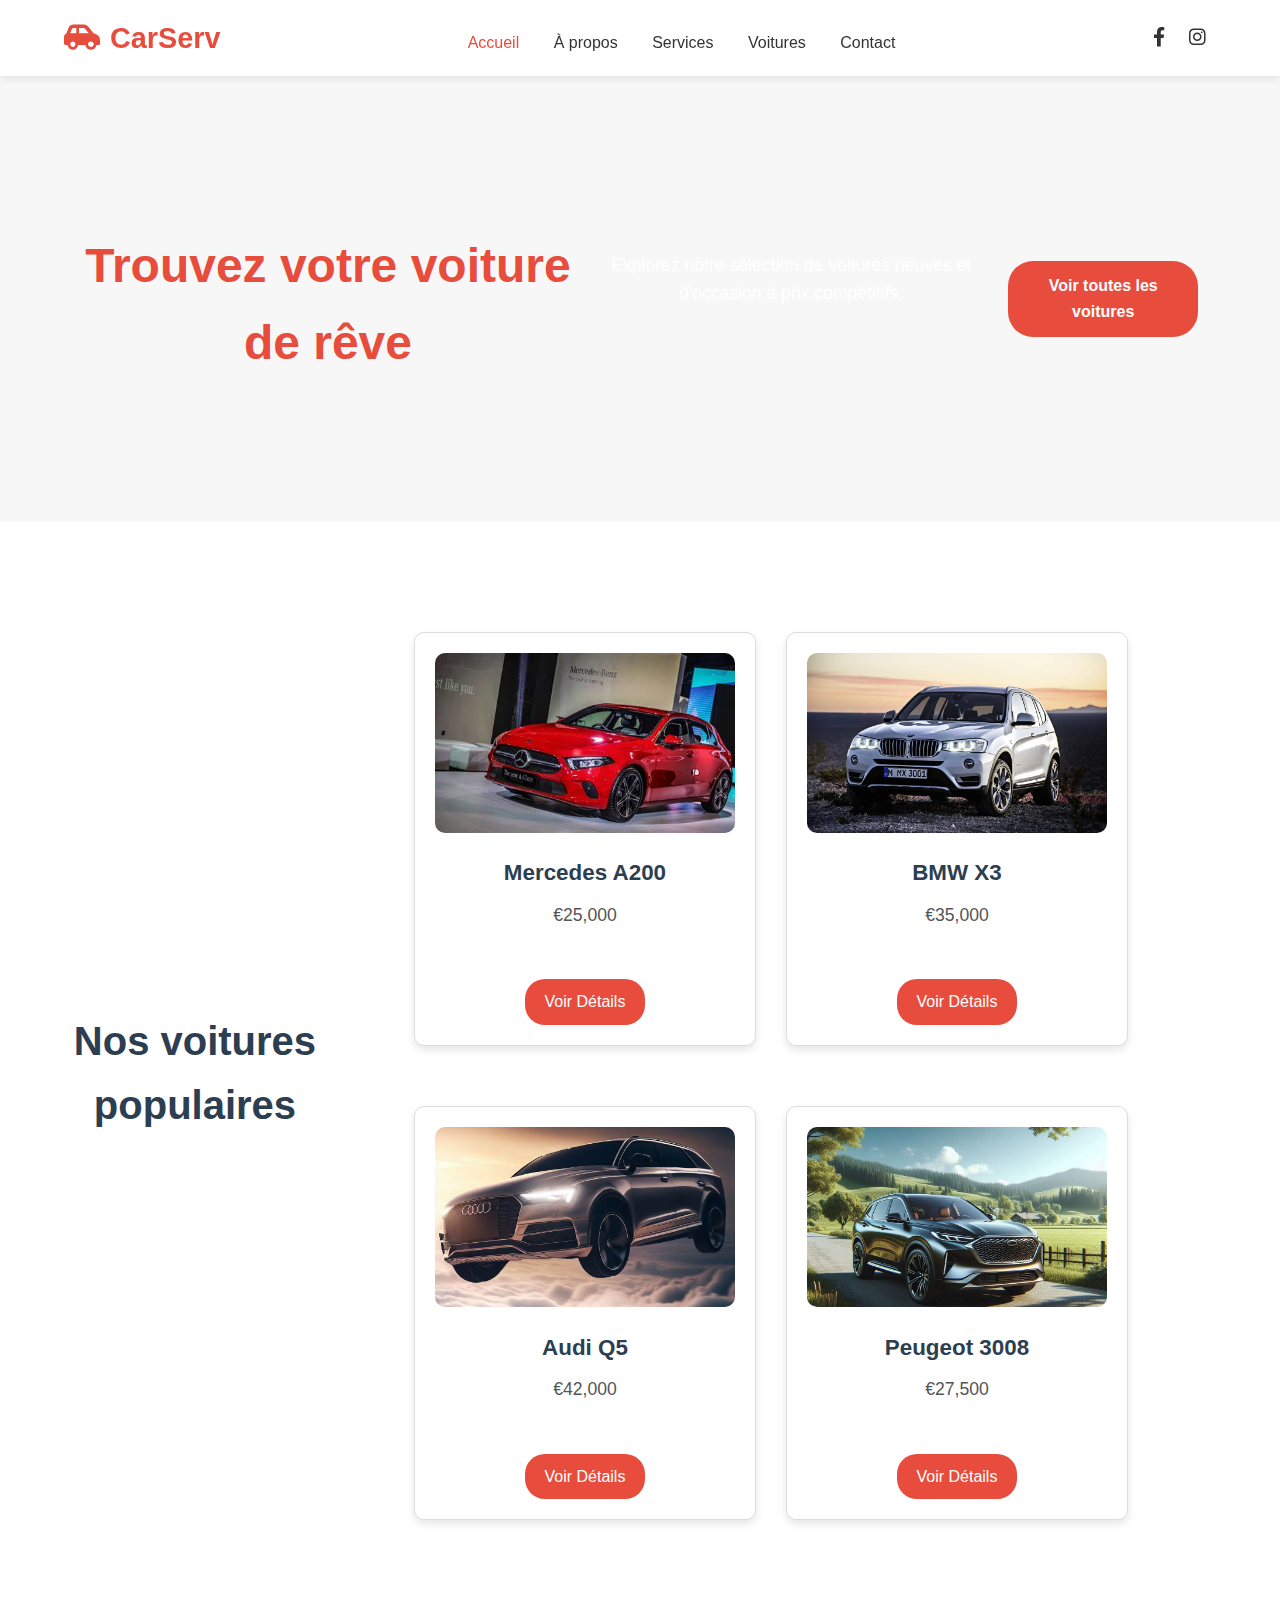
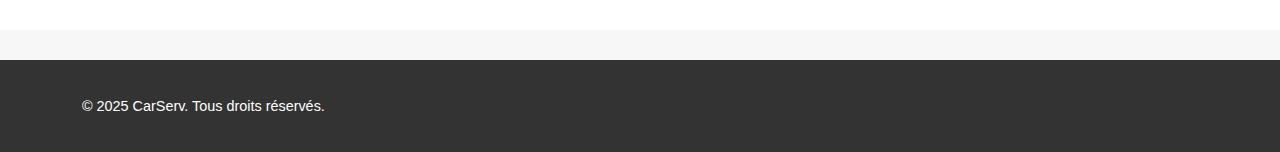
<file: index.html>
<!DOCTYPE html>
<html lang="fr">
<head>
  <meta charset="UTF-8">
  <meta name="viewport" content="width=device-width, initial-scale=1">
  <title>CarServ - Vente de Voitures</title>
  <link rel="stylesheet" href="style.css">
  <link rel="stylesheet" href="https://cdnjs.cloudflare.com/ajax/libs/font-awesome/6.0.0-beta3/css/all.min.css">
</head>
<body>

<header class="main-header">
  <div class="container header-flex">
    <div class="logo">
      <i class="fas fa-car-side"></i> CarServ
    </div>
    <nav class="navigation">
      <a href="index.html" class="active">Accueil</a>
      <a href="about.html">À propos</a>
      <a href="services.html">Services</a>
      <a href="cars.html">Voitures</a>
      <a href="contact.html">Contact</a>
    </nav>
    <div class="social-icons">
      <a href="#"><i class="fab fa-facebook-f"></i></a>
      <a href="#"><i class="fab fa-instagram"></i></a>
    </div>
  </div>
</header>


<section class="hero-banner">
  <div class="container">
    <h1 style="color: #e74c3c">Trouvez votre voiture de rêve</h1>
    <p style="color: white;">Explorez notre sélection de voitures neuves et d'occasion à prix compétitifs.</p>
    <a href="cars.html" class="btn-main">Voir toutes les voitures</a>
  </div>
</section>

<!-- CARS LIST -->
<section class="cars-section">
  <div class="container">
    <h2>Nos voitures populaires</h2>
    <div class="cars-container">

      <!-- Car 1 -->
      <div class="car-card">
        <img src="Mercedes A200.jpg" alt="Mercedes A200">
        <h3>Mercedes A200</h3>
        <p>€25,000</p>
        <a href="#" class="btn-buy">Voir Détails</a>
      </div>

      <!-- Car 2 -->
      <div class="car-card">
        <img src="BMW X3.webp" alt="BMW X3">
        <h3>BMW X3</h3>
        <p>€35,000</p>
        <a href="#" class="btn-buy">Voir Détails</a>
      </div>

      <!-- Car 3 -->
      <div class="car-card">
        <img src="Audi Q5.jpg" alt="Audi Q5">
        <h3>Audi Q5</h3>
        <p>€42,000</p>
        <a href="#" class="btn-buy">Voir Détails</a>
      </div>

      <!-- Car 4 -->
      <div class="car-card">
        <img src="Peugeot 3008.jpg" alt="Peugeot 3008">
        <h3>Peugeot 3008</h3>
        <p>€27,500</p>
        <a href="#" class="btn-buy">Voir Détails</a>
      </div>


    </div>
  </div>
</section>

<footer>
  <div class="container">
    <p>&copy; 2025 CarServ. Tous droits réservés.</p>
  </div>
</footer>

</body>
</html>
</file>
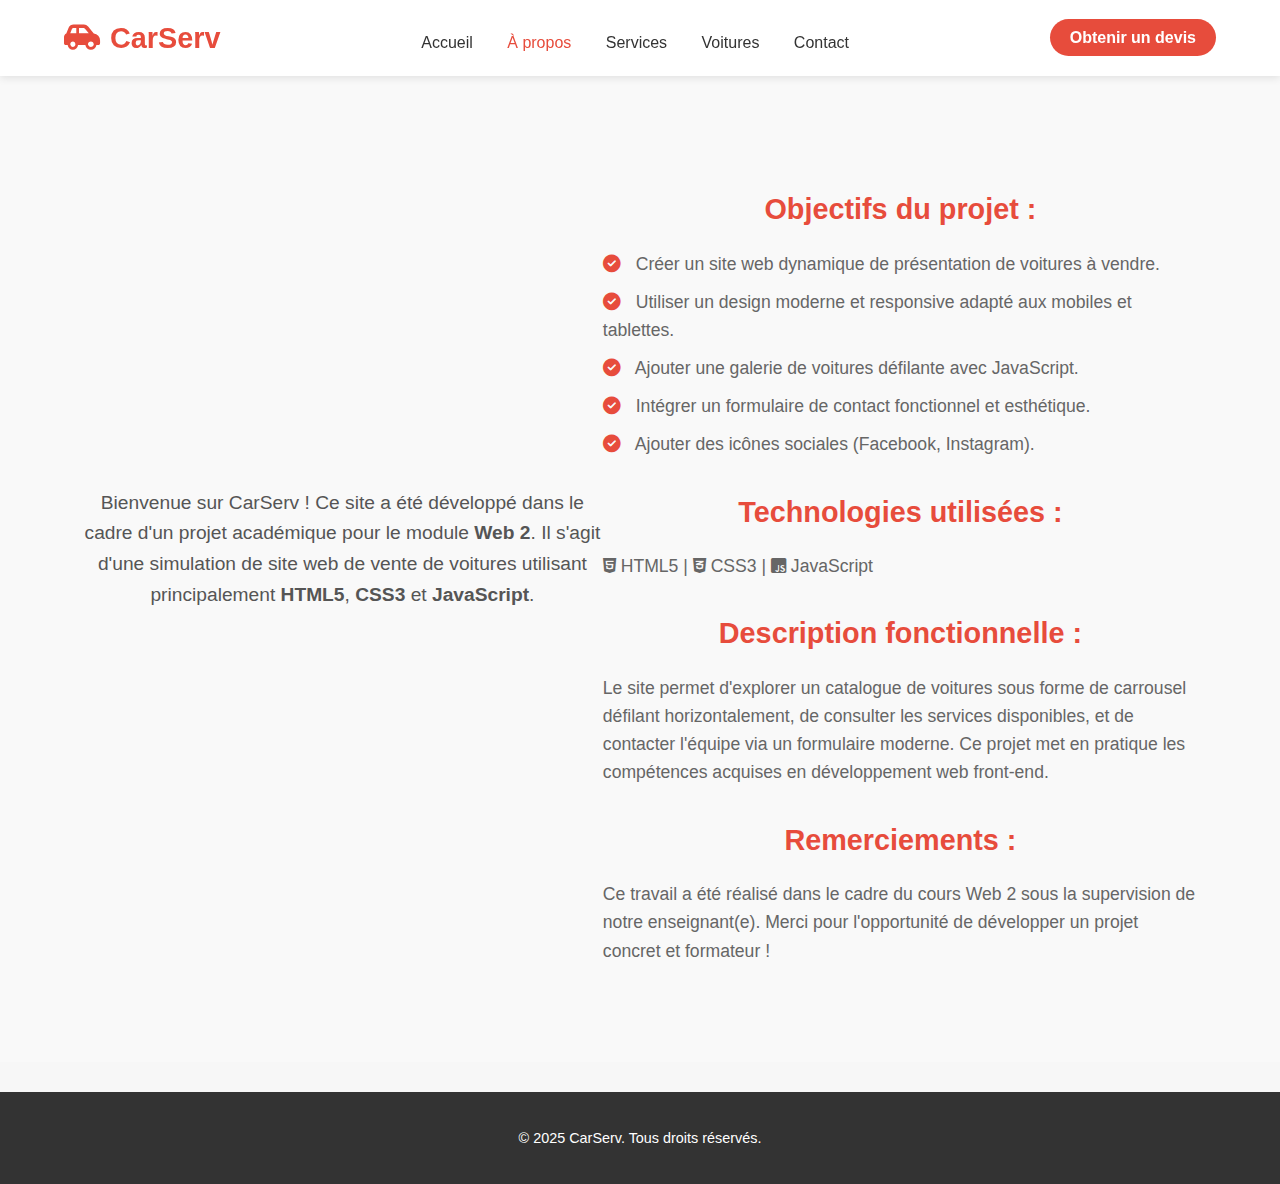
<file: about.html>
<!DOCTYPE html>
<html lang="fr">
<head>
  <meta charset="UTF-8">
  <meta name="viewport" content="width=device-width, initial-scale=1.0">
  <title>À propos - CarServ</title>
  <link rel="stylesheet" href="style.css">
  <link rel="stylesheet" href="https://cdnjs.cloudflare.com/ajax/libs/font-awesome/6.0.0-beta3/css/all.min.css">
</head>
<body>

<header class="main-header">
  <div class="container">
    <div class="logo">
      <i class="fas fa-car-side"></i> CarServ
    </div>
    <nav class="navigation">
      <a href="index.html">Accueil</a>
      <a href="about.html" class="active">À propos</a>
      <a href="services.html">Services</a>
      <a href="cars.html">Voitures</a>
      <a href="contact.html">Contact</a>
    </nav>
    <div class="quote-button">
      <a href="contact.html" class="btn-quote">Obtenir un devis</a>
    </div>
  </div>
</header>

<section class="about-section">
  <div class="container">
   
    <p class="intro-text">
      Bienvenue sur CarServ ! Ce site a été développé dans le cadre d'un projet académique pour le module <strong>Web 2</strong>. Il s'agit d'une simulation de site web de vente de voitures utilisant principalement <strong>HTML5</strong>, <strong>CSS3</strong> et <strong>JavaScript</strong>.
    </p>

    <div class="project-details">
      <h3>Objectifs du projet :</h3>
      <ul>
        <li><i class="fas fa-check-circle"></i> Créer un site web dynamique de présentation de voitures à vendre.</li>
        <li><i class="fas fa-check-circle"></i> Utiliser un design moderne et responsive adapté aux mobiles et tablettes.</li>
        <li><i class="fas fa-check-circle"></i> Ajouter une galerie de voitures défilante avec JavaScript.</li>
        <li><i class="fas fa-check-circle"></i> Intégrer un formulaire de contact fonctionnel et esthétique.</li>
        <li><i class="fas fa-check-circle"></i> Ajouter des icônes sociales (Facebook, Instagram).</li>
      </ul>

      <h3>Technologies utilisées :</h3>
      <p>
        <i class="fab fa-html5"></i> HTML5 | 
        <i class="fab fa-css3-alt"></i> CSS3 | 
        <i class="fab fa-js-square"></i> JavaScript
      </p>

      <h3>Description fonctionnelle :</h3>
      <p>
        Le site permet d'explorer un catalogue de voitures sous forme de carrousel défilant horizontalement, de consulter les services disponibles, et de contacter l'équipe via un formulaire moderne. Ce projet met en pratique les compétences acquises en développement web front-end.
      </p>

      <h3>Remerciements :</h3>
      <p>
        Ce travail a été réalisé dans le cadre du cours Web 2 sous la supervision de notre enseignant(e). Merci pour l'opportunité de développer un projet concret et formateur !
      </p>
    </div>
  </div>
</section>

<footer>
  <p>&copy; 2025 CarServ. Tous droits réservés.</p>
</footer>

</body>
</html>
</file>
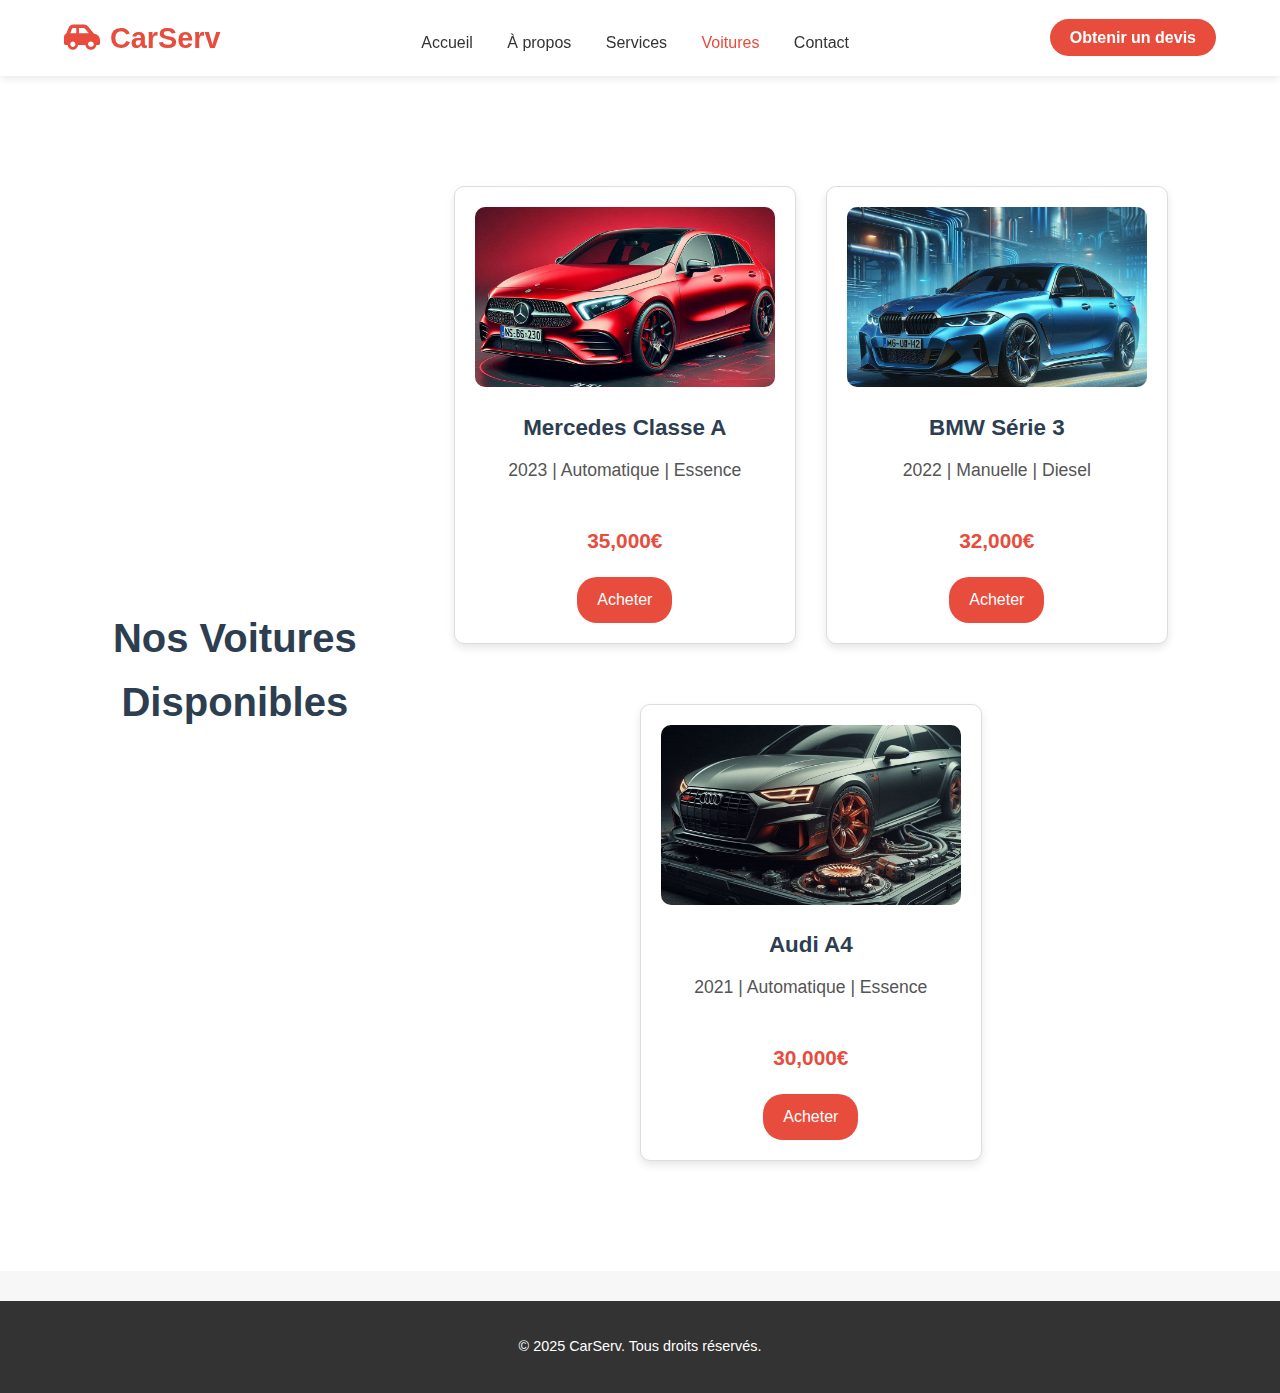
<file: cars.html>
<!DOCTYPE html>
<html lang="fr">
<head>
  <meta charset="UTF-8">
  <meta name="viewport" content="width=device-width, initial-scale=1.0">
  <title>Voitures - CarServ</title>
  <link rel="stylesheet" href="style.css">
  <link rel="stylesheet" href="https://cdnjs.cloudflare.com/ajax/libs/font-awesome/6.0.0-beta3/css/all.min.css">
</head>
<body>

<header class="main-header">
  <div class="container">
    <div class="logo">
      <i class="fas fa-car-side"></i> CarServ
    </div>
    <nav class="navigation">
      <a href="index.html">Accueil</a>
      <a href="about.html">À propos</a>
      <a href="services.html">Services</a>
      <a href="cars.html" class="active">Voitures</a>
      <a href="contact.html">Contact</a>
    </nav>
    <div class="quote-button">
      <a href="contact.html" class="btn-quote">Obtenir un devis</a>
    </div>
  </div>
</header>

<section class="cars-section">
  <div class="container">
    <h2>Nos Voitures Disponibles</h2>
    <div class="cars-container">
      
      <div class="car-card">
        <img src="Mercedes Classe A.jpg" alt="Voiture 1">
        <h3>Mercedes Classe A</h3>
        <p>2023 | Automatique | Essence</p>
        <p class="price">35,000€</p>
        <a href="#" class="btn-buy">Acheter</a>
      </div>

      <div class="car-card">
        <img src="BMW Série 3.jpg" alt="Voiture 2">
        <h3>BMW Série 3</h3>
        <p>2022 | Manuelle | Diesel</p>
        <p class="price">32,000€</p>
        <a href="#" class="btn-buy">Acheter</a>
      </div>

      <div class="car-card">
        <img src="Audi A4.jpg" alt="Voiture 3">
        <h3>Audi A4</h3>
        <p>2021 | Automatique | Essence</p>
        <p class="price">30,000€</p>
        <a href="#" class="btn-buy">Acheter</a>
      </div>

    </div>
  </div>
</section>

<footer>
  <p>&copy; 2025 CarServ. Tous droits réservés.</p>
</footer>
<div id="tax-modal" class="modal hidden">
  <div class="modal-content">
    <span id="close-modal">&times;</span>
    <h2>Détails de l'Achat</h2>
    <p id="modal-price"></p>
    <p id="modal-tax"></p>
    <p id="modal-total"></p>
  </div>
</div>
<script>
  const buyButtons = document.querySelectorAll('.btn-buy');
  const modal = document.getElementById('tax-modal');
  const closeModal = document.getElementById('close-modal');
  const priceEl = document.getElementById('modal-price');
  const taxEl = document.getElementById('modal-tax');
  const totalEl = document.getElementById('modal-total');

  buyButtons.forEach(button => {
    button.addEventListener('click', function(event) {
      event.preventDefault();
      
      const carCard = button.parentElement;
      const priceText = carCard.querySelector('.price').textContent;
      const price = parseFloat(priceText.replace('€', '').replace(',', ''));

      const tax = price * 0.20;
      const totalPrice = price + tax;

      // Fill modal content
      priceEl.textContent = `Prix initial : ${price.toLocaleString()}€`;
      taxEl.textContent = `Taxe (20%) : ${tax.toLocaleString()}€`;
      totalEl.textContent = `Prix total TTC : ${totalPrice.toLocaleString()}€`;

      // Show modal
      modal.classList.remove('hidden');
    });
  });

  // Close modal when clicking X
  closeModal.addEventListener('click', () => {
    modal.classList.add('hidden');
  });

  // Close modal when clicking outside content
  window.addEventListener('click', (e) => {
    if (e.target == modal) {
      modal.classList.add('hidden');
    }
  });
</script>


</body>
</html>
</file>
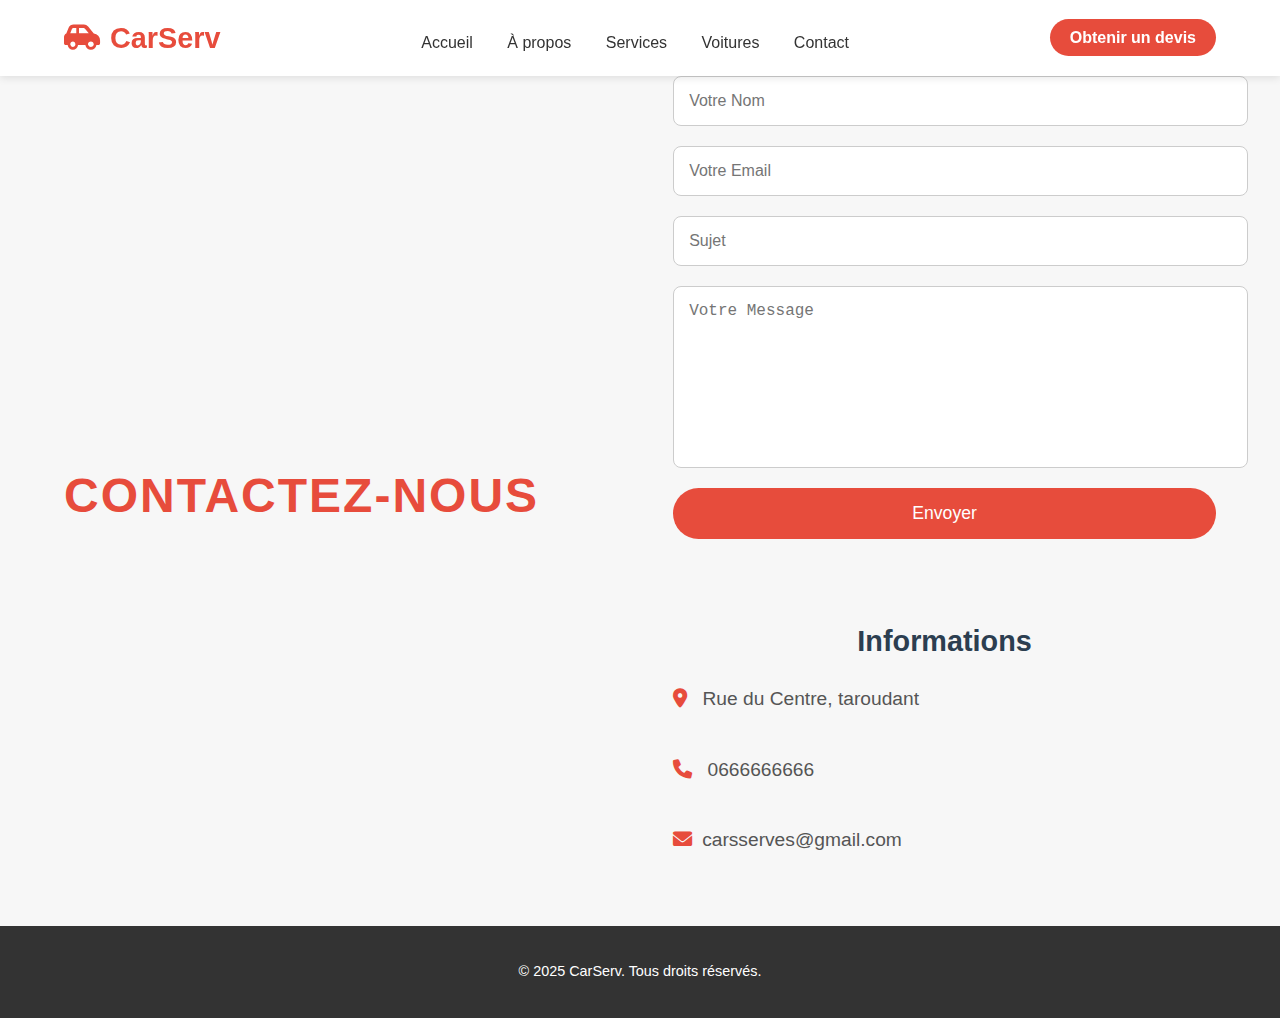
<file: contact.html>
<!DOCTYPE html>
<html lang="fr">
<head>
  <meta charset="UTF-8">
  <meta name="viewport" content="width=device-width, initial-scale=1.0">
  <title>Contactez-nous</title>
  <link rel="stylesheet" href="style.css">
  <link rel="stylesheet" href="https://cdnjs.cloudflare.com/ajax/libs/font-awesome/6.0.0-beta3/css/all.min.css">
</head>
<body>

<header class="main-header">
  <div class="container">
    <div class="logo">
      <i class="fas fa-car-side"></i> CarServ
    </div>
    <nav class="navigation">
      <a href="index.html">Accueil</a>
      <a href="about.html">À propos</a>
      <a href="services.html">Services</a>
      <a href="cars.html">Voitures</a>
      <a href="contact.html">Contact</a>
    </nav>
    <div class="quote-button">
      <a href="contact.html" class="btn-quote">Obtenir un devis</a>
    </div>
  </div>
</header>

<section class="contact-section">
  <div class="container">
    <h2>Contactez-Nous</h2>
    

    <div class="contact-wrapper">
      <form action="#" class="contact-form">
        <input type="text" placeholder="Votre Nom" required>
        <input type="email" placeholder="Votre Email" required>
        <input type="text" placeholder="Sujet" required>
        <textarea placeholder="Votre Message" required></textarea>
        <button type="submit">Envoyer</button>
      </form>

      <div class="contact-info">
        <h3>Informations</h3>
        <p><i class="fas fa-map-marker-alt"></i>  Rue du Centre, taroudant</p>
        <p><i class="fas fa-phone"></i> 0666666666</p>
        <p><i class="fas fa-envelope"></i>carsserves@gmail.com </p>
      </div>
    </div>
  </div>
</section>

<footer>
    <p>&copy; 2025 CarServ. Tous droits réservés.</p>
</footer>

</body>
</html>
</file>
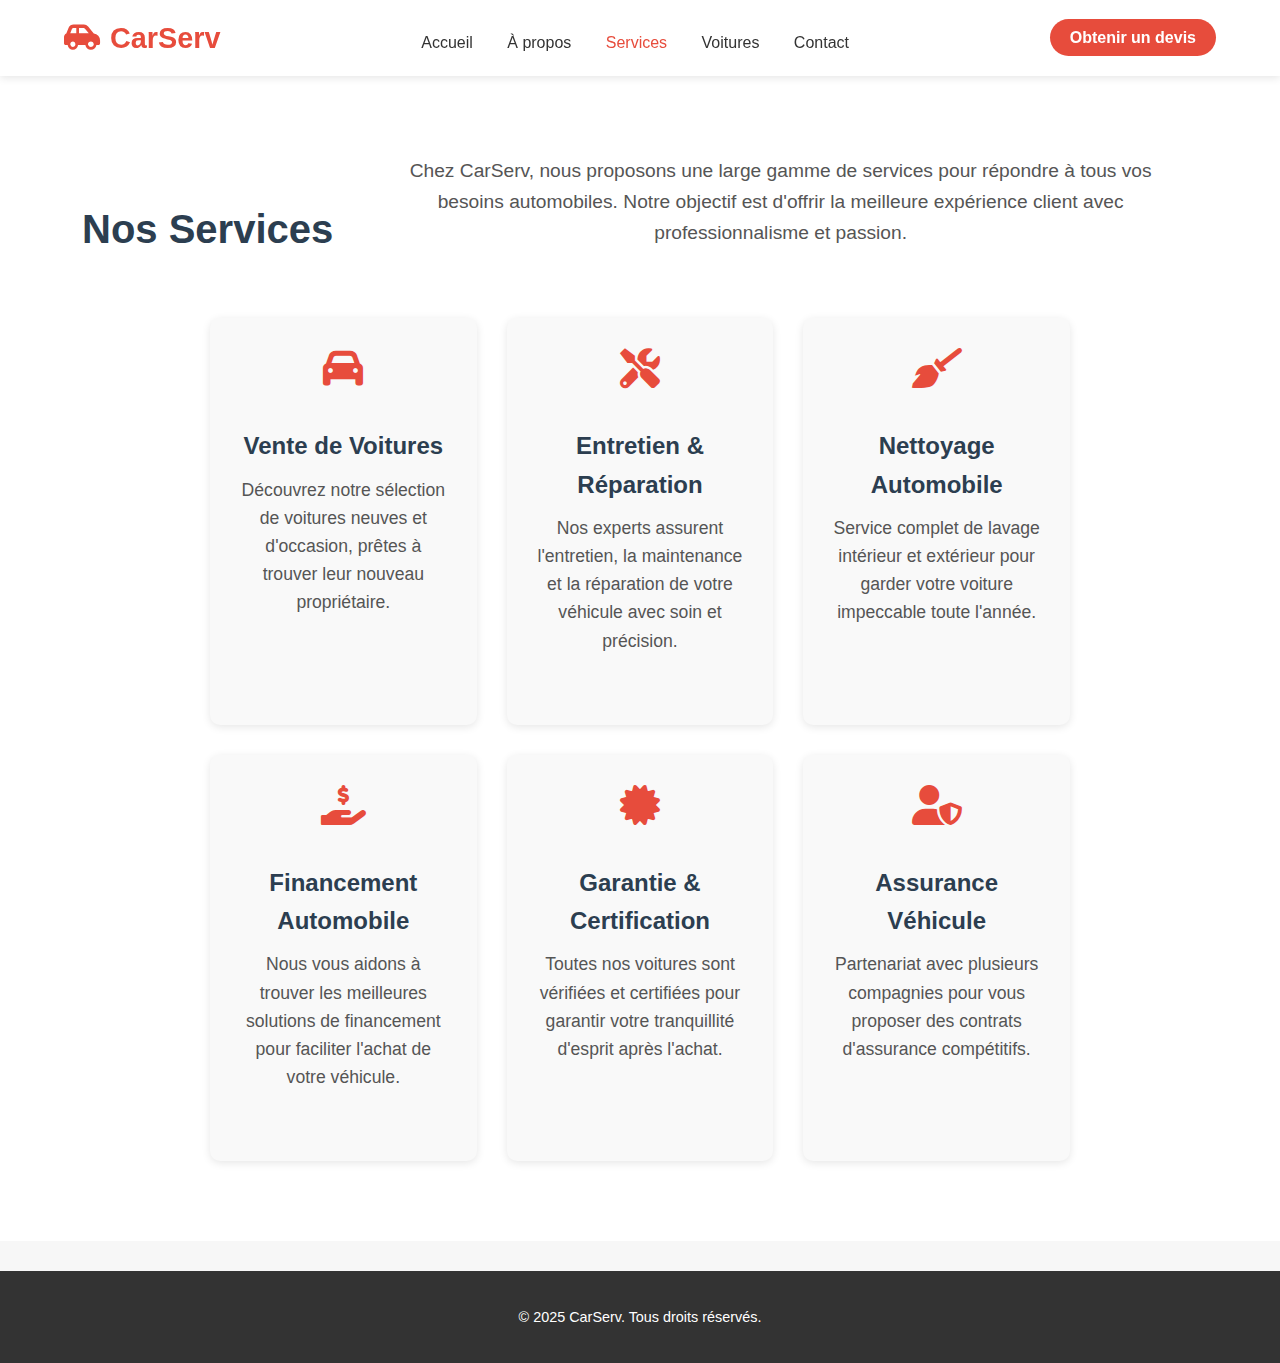
<file: services.html>
<!DOCTYPE html>
<html lang="fr">
<head>
  <meta charset="UTF-8">
  <meta name="viewport" content="width=device-width, initial-scale=1.0">
  <title>Services - CarServ</title>
  <link rel="stylesheet" href="style.css">
  <link rel="stylesheet" href="https://cdnjs.cloudflare.com/ajax/libs/font-awesome/6.0.0-beta3/css/all.min.css">
</head>
<body>

<header class="main-header">
  <div class="container">
    <div class="logo">
      <i class="fas fa-car-side"></i> CarServ
    </div>
    <nav class="navigation">
      <a href="index.html">Accueil</a>
      <a href="about.html">À propos</a>
      <a href="services.html" class="active">Services</a>
      <a href="cars.html">Voitures</a>
      <a href="contact.html">Contact</a>
    </nav>
    <div class="quote-button">
      <a href="contact.html" class="btn-quote">Obtenir un devis</a>
    </div>
  </div>
</header>

<section class="services-section">
  <div class="container">
    <h2>Nos Services</h2>
    <p class="intro-text">
      Chez CarServ, nous proposons une large gamme de services pour répondre à tous vos besoins automobiles. Notre objectif est d'offrir la meilleure expérience client avec professionnalisme et passion.
    </p>

    <div class="services-grid">
      <div class="service-item">
        <i class="fas fa-car"></i>
        <h3>Vente de Voitures</h3>
        <p>Découvrez notre sélection de voitures neuves et d'occasion, prêtes à trouver leur nouveau propriétaire.</p>
      </div>

      <div class="service-item">
        <i class="fas fa-tools"></i>
        <h3>Entretien & Réparation</h3>
        <p>Nos experts assurent l'entretien, la maintenance et la réparation de votre véhicule avec soin et précision.</p>
      </div>

      <div class="service-item">
        <i class="fas fa-broom"></i>
        <h3>Nettoyage Automobile</h3>
        <p>Service complet de lavage intérieur et extérieur pour garder votre voiture impeccable toute l'année.</p>
      </div>

      <div class="service-item">
        <i class="fas fa-hand-holding-usd"></i>
        <h3>Financement Automobile</h3>
        <p>Nous vous aidons à trouver les meilleures solutions de financement pour faciliter l'achat de votre véhicule.</p>
      </div>

      <div class="service-item">
        <i class="fas fa-certificate"></i>
        <h3>Garantie & Certification</h3>
        <p>Toutes nos voitures sont vérifiées et certifiées pour garantir votre tranquillité d'esprit après l'achat.</p>
      </div>

      <div class="service-item">
        <i class="fas fa-user-shield"></i>
        <h3>Assurance Véhicule</h3>
        <p>Partenariat avec plusieurs compagnies pour vous proposer des contrats d'assurance compétitifs.</p>
      </div>
    </div>

  </div>
</section>

<footer>
  <p>&copy; 2025 CarServ. Tous droits réservés.</p>
</footer>

</body>
</html>
</file>
<file: style.css>
body {
    font-family: 'Poppins', sans-serif;
    background: #f1f3f6;
    color: #333;
    line-height: 1.6;
}


header {
    background: #2c3e50;
    color: white;
    padding: 20px 0;
    text-align: center;
}

header h1 {
    font-size: 2.5rem;
    margin-bottom: 10px;
}

nav {
    margin-top: 10px;
}

nav a {
    color: #ddd;
    margin: 0 15px;
    text-decoration: none;
    font-weight: 500;
    transition: color 0.3s;
}

nav a:hover {
    color: #00a8ff;
}


.hero {
    background: url('https://images.unsplash.com/photo-1619021297590-19624ff2d2c4?auto=format&fit=crop&w=1200&q=80') no-repeat center center/cover;
    color: white;
    text-align: center;
    padding: 120px 20px;
    position: relative;
}

.hero::after {
    content: "";
    position: absolute;
    top: 0; left: 0; right: 0; bottom: 0;
    background: rgba(0,0,0,0.5);
}

.hero h2 {
    font-size: 3rem;
    margin-bottom: 20px;
}

.hero p {
    font-size: 1.3rem;
}


.cars-container {
    padding: 50px 20px;
    background: #fff;
}
.contact-section .cars-container {
    display: flex;
    flex-wrap: wrap;
    justify-content: center;
    gap: 30px;
}

.cars {
    display: flex;
    overflow-x: auto;
    gap: 30px;
    padding-bottom: 20px;
    scroll-snap-type: x mandatory;
}

.car {
    flex-shrink: 0;
    width: 300px;
    border-radius: 12px;
    overflow: hidden;
    box-shadow: 0 6px 20px rgba(0,0,0,0.1);
    transition: transform 0.3s;
    scroll-snap-align: start;
}

.car:hover {
    transform: translateY(-10px);
}

.car img {
    width: 100%;
    height: 200px;
    object-fit: cover;
}

.car h3 {
    font-size: 1.5rem;
    margin: 15px 0 5px;
    color: #2c3e50;
}

.car p {
    font-size: 1.2rem;
    margin-bottom: 15px;
}

.car button {
    background: #00a8ff;
    color: white;
    border: none;
    padding: 12px 25px;
    border-radius: 6px;
    font-size: 1rem;
    cursor: pointer;
    transition: background 0.3s;
}

.car button:hover {
    background: #007acc;
}


.social-media {
    text-align: center;
    padding: 40px 20px;
    background: #2c3e50;
    color: white;
}

.social-media h3 {
    font-size: 1.8rem;
    margin-bottom: 20px;
}

.social-icons a {
    margin: 0 10px;
    font-size: 2rem;
    color: white;
    transition: color 0.3s, transform 0.3s;
}

.social-icons a:hover {
    color: #00a8ff;
    transform: scale(1.2);
}

footer {
    background: #2c3e50;
    color: white;
    text-align: center;
    padding: 20px;
    margin-top: 50px;
    font-size: 0.9rem;
}
footer a {
    color: #00a8ff;
    text-decoration: none;
    transition: color 0.3s;
}

.main-header {
    background: white;
    padding: 20px 0;
    box-shadow: 0 2px 10px rgba(0,0,0,0.1);
    position: sticky;
    top: 0;
    z-index: 999;
}

.container {
    max-width: 1200px;
    margin: 0 auto;
    padding: 0 30px;
    display: flex;
    justify-content: space-between;
    align-items: center;
}

.logo {
    font-size: 1.8rem;
    font-weight: bold;
    color: #e74c3c;
    display: flex;
    align-items: center;
}

.logo i {
    margin-right: 10px;
}

.navigation a {
    margin: 0 15px;
    color: #333;
    font-weight: 500;
    text-decoration: none;
    transition: color 0.3s;
}

.navigation a:hover {
    color: #e74c3c;
}

.quote-button .btn-quote {
    background-color: #e74c3c;
    color: white;
    padding: 10px 20px;
    border-radius: 30px;
    font-weight: bold;
    text-decoration: none;
    transition: background 0.3s;
}

.quote-button .btn-quote:hover {
    background-color: #c0392b;
}
.contact-section h1 {
    font-size: 3rem;
    color: #2c3e50;
    margin-bottom: 50px;
    animation: fadeInDown 1s ease-out;
}


.contact-section h2 {
    font-size: 2.5rem;
    margin-bottom: 10px;
    color: #502c2c;
}

.contact-section p {
    margin-bottom: 40px;
    color: #555;
}

.contact-wrapper {
    display: flex;
    flex-wrap: wrap;
    justify-content: center;
    gap: 50px;
}

.contact-form {
    flex: 1 1 300px;
    display: flex;
    flex-direction: column;
    gap: 20px;
}

.contact-form input,
.contact-form textarea {
    width: 100%;
    padding: 15px;
    border-radius: 8px;
    border: 1px solid #ccc;
    font-size: 1rem;
}

.contact-form textarea {
    height: 150px;
    resize: none;
}

.contact-form button {
    background: #e74c3c;
    color: white;
    padding: 15px;
    border: none;
    font-size: 1.1rem;
    border-radius: 30px;
    cursor: pointer;
    transition: background 0.3s;
}

.contact-form button:hover {
    background: #c0392b;
}

.contact-info {
    flex: 1 1 300px;
    text-align: left;
}

.contact-info h3 {
    font-size: 1.8rem;
    margin-bottom: 20px;
}

.contact-info p {
    font-size: 1.1rem;
    margin-bottom: 15px;
    color: #555;
}

.contact-info i {
    color: #e74c3c;
    margin-right: 10px;
}

.contact-section h2 {
    font-size: 3rem;
    color: #e74c3c;
    text-transform: uppercase;
    letter-spacing: 2px;
    margin-bottom: 20px;
    animation: slideFadeIn 1s ease forwards;
}

@keyframes slideFadeIn {
    0% {
        opacity: 0;
        transform: translateY(-50px);
    }
    100% {
        opacity: 1;
        transform: translateY(0);
    }
}


.contact-section p {
    font-size: 1.2rem;
    color: #555;
    margin-bottom: 40px;
    animation: fadeIn 2s ease forwards;
}

@keyframes fadeIn {
    from {
        opacity: 0;
    }
    to {
        opacity: 1;
    }
}

.about-section {
    padding: 80px 20px;
    background: #f9f9f9;
    text-align: center;
}

.about-section h2 {
    font-size: 2.5rem;
    margin-bottom: 20px;
    color: #2c3e50;
}

.about-section .intro-text {
    font-size: 1.2rem;
    margin-bottom: 40px;
    color: #555;
}

.project-details {
    text-align: left;
    max-width: 900px;
    margin: 0 auto;
}

.project-details h3 {
    font-size: 1.8rem;
    margin-top: 30px;
    margin-bottom: 10px;
    color: #e74c3c;
}

.project-details p, .project-details ul {
    font-size: 1.1rem;
    color: #666;
}

.project-details ul {
    list-style: none;
    padding: 0;
}

.project-details ul li {
    margin: 10px 0;
}

.project-details ul li i {
    color: #e74c3c;
    margin-right: 10px;
}
.services-section {
    padding: 80px 20px;
    background: #fff;
    text-align: center;
}

.services-section h2 {
    font-size: 2.5rem;
    margin-bottom: 20px;
    color: #2c3e50;
}

.services-section .intro-text {
    font-size: 1.2rem;
    margin-bottom: 40px;
    color: #555;
}

.services-grid {
    display: grid;
    grid-template-columns: repeat(auto-fit, minmax(250px, 1fr));
    gap: 30px;
}

.service-item {
    background: #f9f9f9;
    padding: 30px;
    border-radius: 10px;
    box-shadow: 0 2px 8px rgba(0, 0, 0, 0.1);
    transition: transform 0.3s ease;
}

.service-item:hover {
    transform: translateY(-5px);
}

.service-item i {
    font-size: 40px;
    color: #e74c3c;
    margin-bottom: 15px;
}
.services-section .container {
    display: flex;
    flex-wrap: wrap;
    justify-content: center;
    gap: 30px;
}

.service-item h3 {
    font-size: 1.5rem;
    margin-bottom: 10px;
    color: #2c3e50;
}

.service-item p {
    font-size: 1rem;
    color: #666;
}
.cars-section {
    padding: 80px 20px;
    background: #f9f9f9;
    text-align: center;
}

.cars-section h2 {
    font-size: 2.5rem;
    margin-bottom: 30px;
    color: #2c3e50;
}

.cars-container {
    display: flex;
    overflow-x: auto;
    gap: 20px;
    padding-bottom: 20px;
}

.car-card {
    min-width: 300px;
    background: #fff;
    border-radius: 10px;
    box-shadow: 0 2px 8px rgba(0,0,0,0.1);
    padding: 15px;
    text-align: center;
    transition: transform 0.3s;
}

.car-card img {
    width: 100%;
    height: auto;
    border-radius: 10px;
}

.car-card h3 {
    font-size: 1.4rem;
    margin: 10px 0;
    color: #2c3e50;
}

.car-card p {
    font-size: 1rem;
    color: #555;
}

.car-card .price {
    font-size: 1.3rem;
    font-weight: bold;
    color: #e74c3c;
    margin: 10px 0;
}

.btn-buy {
    display: inline-block;
    background-color: #e74c3c;
    color: #fff;
    padding: 10px 20px;
    border-radius: 5px;
    margin-top: 10px;
    text-decoration: none;
    transition: background-color 0.3s;
}

.btn-buy:hover {
    background-color: #c0392b;
}
body {
    font-family: 'Poppins', sans-serif;
    margin: 0;
    padding: 0;
    background: #f7f7f7;
    color: #333;
}

.container {
    width: 90%;
    margin: 0 auto;
}

.main-header {
    background: #fff;
    box-shadow: 0 2px 8px rgba(0,0,0,0.1);
    padding: 15px 0;
}

.header-flex {
    display: flex;
    justify-content: space-between;
    align-items: center;
}

.logo {
    font-size: 1.8rem;
    color: #e74c3c;
    font-weight: bold;
}

.navigation a {
    margin: 0 15px;
    color: #333;
    text-decoration: none;
    font-weight: 500;
}

.navigation .active {
    color: #e74c3c;
}

.social-icons a {
    color: #333;
    margin-left: 10px;
    font-size: 1.2rem;
}

.hero-banner {
    background: url('https://images.unsplash.com/photo-1503376780353-7e6692767b70?ixlib=rb-4.0.3&auto=format&fit=crop&w=1500&q=80') no-repeat center center/cover;
    padding: 120px 20px;
    text-align: center;
    color: #fff;
}

.hero-banner h1 {
    font-size: 3rem;
    margin-bottom: 20px;
}

.hero-banner p {
    font-size: 1.2rem;
    margin-bottom: 30px;
}

.btn-main {
    background: #e74c3c;
    color: #fff;
    padding: 12px 30px;
    text-decoration: none;
    border-radius: 25px;
    font-weight: bold;
}

.cars-section {
    padding: 60px 0;
    background: #fff;
}

.cars-section h2 {
    text-align: center;
    font-size: 2.5rem;
    margin-bottom: 40px;
}

.cars-grid {
    display: grid;
    grid-template-columns: repeat(auto-fill, minmax(250px, 1fr));
    gap: 30px;
}

.car-card {
    background: #fafafa;
    border-radius: 10px;
    overflow: hidden;
    box-shadow: 0 2px 8px rgba(0,0,0,0.1);
    text-align: center;
    padding: 20px;
}

.car-card img {
    width: 100%;
    height: 180px;
    object-fit: cover;
}

.car-card h3 {
    margin: 15px 0 10px;
}

.car-card p {
    font-size: 1.1rem;
    color: #e74c3c;
}

.btn-buy {
    display: inline-block;
    margin-top: 10px;
    padding: 10px 20px;
    background: #e74c3c;
    color: #fff;
    text-decoration: none;
    border-radius: 20px;
}

footer {
    text-align: center;
    padding: 20px;
    background: #333;
    color: #fff;
    margin-top: 30px;
}
h1, h2, h3 {
    text-align: center;
    margin-bottom: 20px;
    font-weight: bold;
    color: #2c3e50; 
}


.intro-text, .hero-banner p, .services-section p, .cars-section p {
    text-align: center;
    max-width: 800px;
    margin: 0 auto 40px auto;
    font-size: 1.1rem;
    color: #555;
}.cars-container {
    display: flex;
    flex-wrap: wrap;
    justify-content: center;
    gap: 30px;
  }
  
  .car-card {
    flex: 0 0 calc(33.333% - 20px); /* كل سيارة تأخذ ثلث عرض السطر مع مسافة */
    background: #fff;
    border: 1px solid #ddd;
    border-radius: 10px;
    overflow: hidden;
    box-shadow: 0px 4px 8px rgba(0,0,0,0.1);
    text-align: center;
    transition: transform 0.3s;
    margin-bottom: 30px;
  }
  
  /* حركة خفيفة للسيارة عند المرور عليها */
  .car-card:hover {
    transform: translateY(-10px);
  }
  
  @media (max-width: 768px) {
    .cars-container {
      grid-template-columns: repeat(2, 1fr); /* شاشتين في صف للموبايل والتابلت */
    }
  }
  
  @media (max-width: 480px) {
    .cars-container {
      grid-template-columns: 1fr; /* سيارة واحدة في الصف للموبايل الصغير */
    }
  }
  /* Modal overlay */
.modal {
    position: fixed;
    top: 0;
    left: 0;
    width: 100%;
    height: 100%;
    background: rgba(0,0,0,0.6);
    display: flex;
    justify-content: center;
    align-items: center;
    z-index: 1000;
  }
  
  /* Hide modal initially */
  .hidden {
    display: none;
  }
  
  /* Modal content box */
  .modal-content {
    background: #fff;
    padding: 30px;
    border-radius: 10px;
    width: 90%;
    max-width: 400px;
    text-align: center;
    position: relative;
    animation: fadeIn 0.5s;
  }
  
  /* Close button */
  #close-modal {
    position: absolute;
    top: 10px;
    right: 20px;
    font-size: 24px;
    cursor: pointer;
    color: #e74c3c;
  }
  
  /* Modal fade-in animation */
  @keyframes fadeIn {
    from { opacity: 0; transform: scale(0.7); }
    to { opacity: 1; transform: scale(1); }
  }
  
  /* Modal texts */
  .modal-content h2 {
    margin-bottom: 20px;
    color: #2c3e50;
  }
  
  .modal-content p {
    margin-bottom: 10px;
    font-size: 1.1rem;
    color: #555;
  }
</file>
